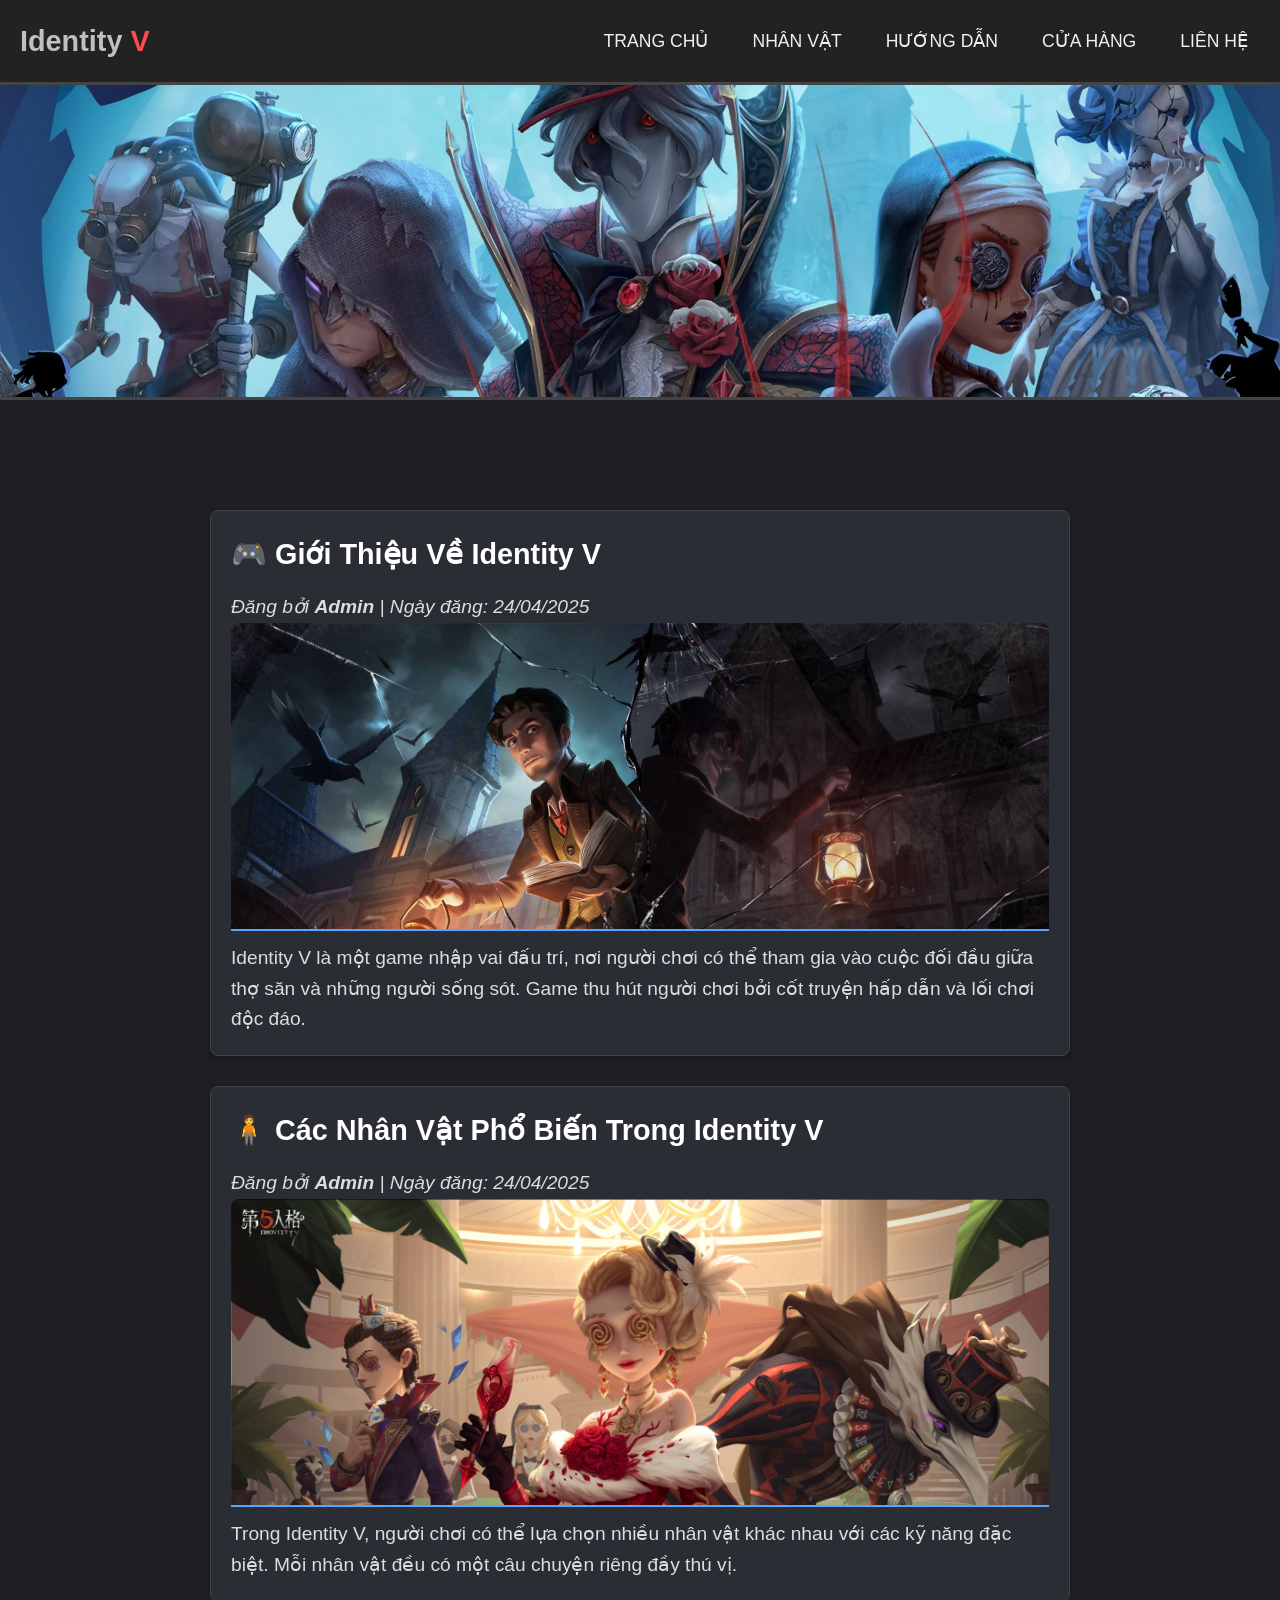
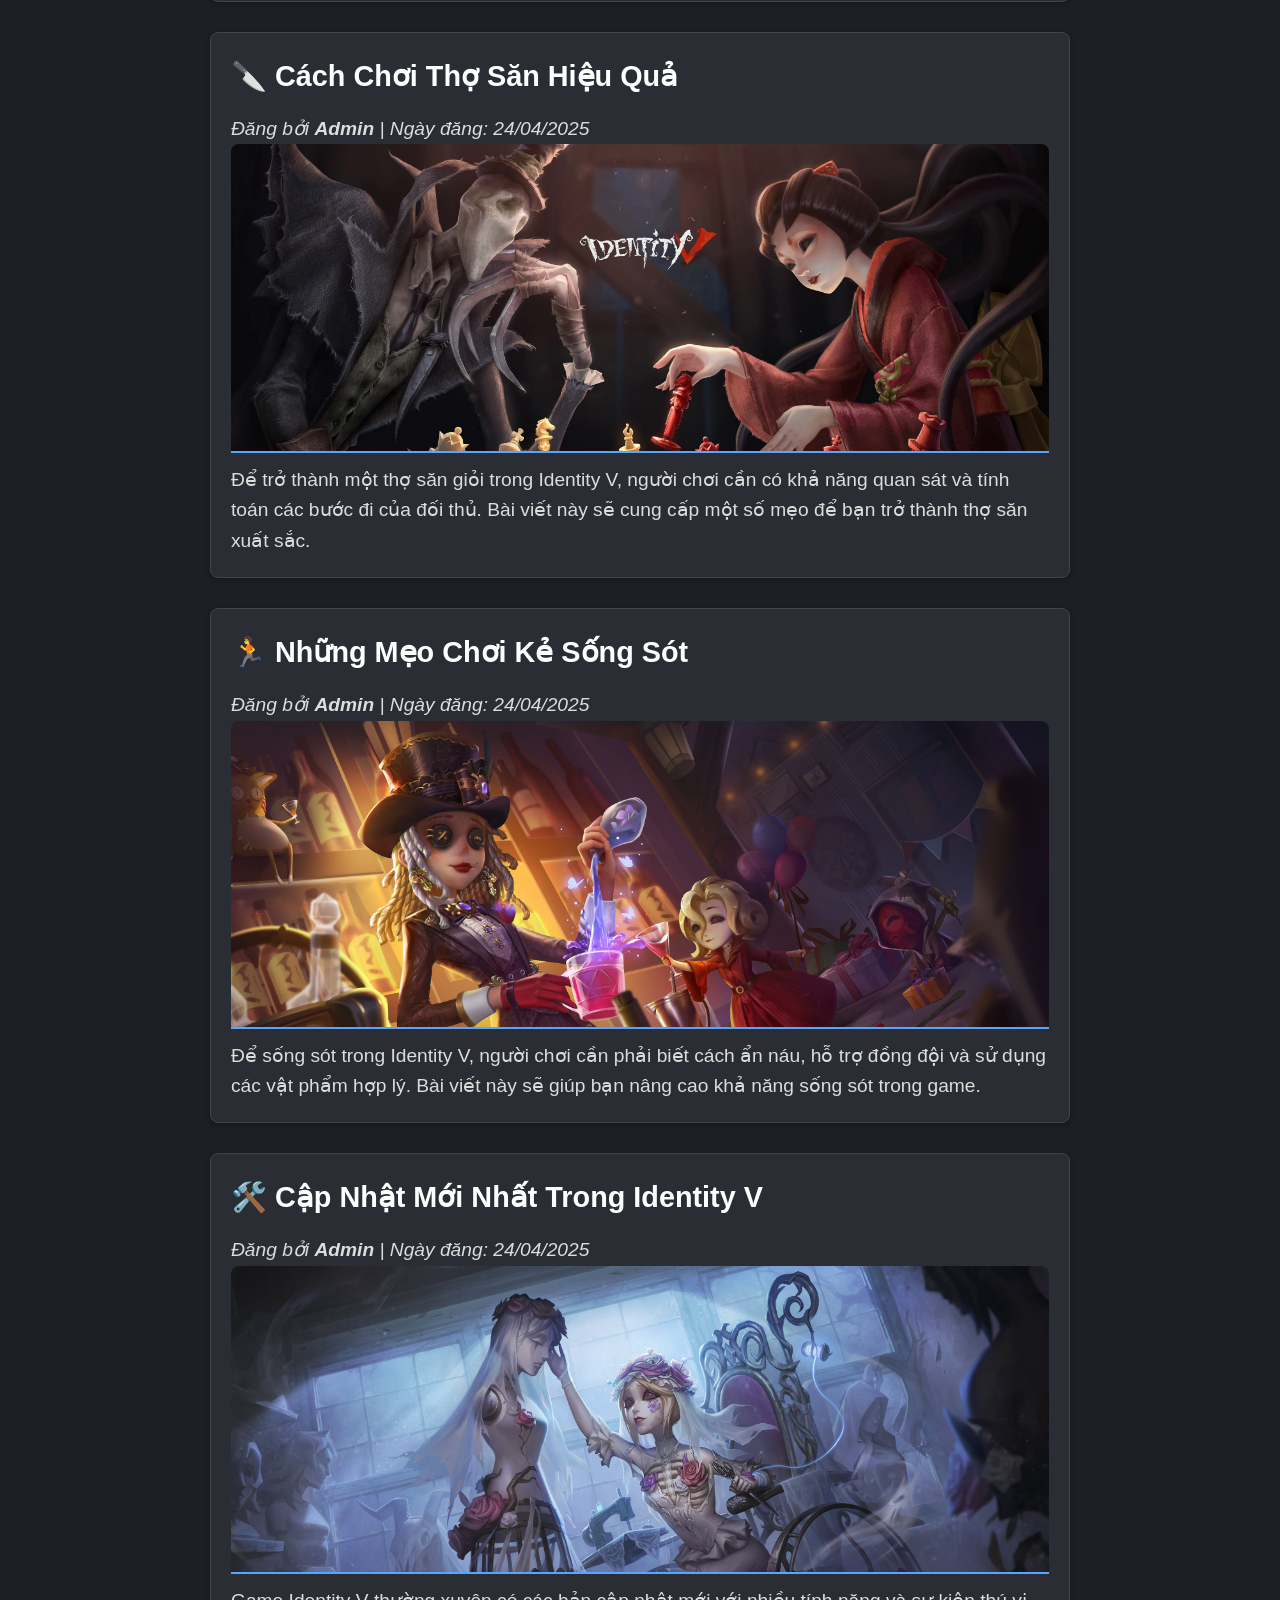
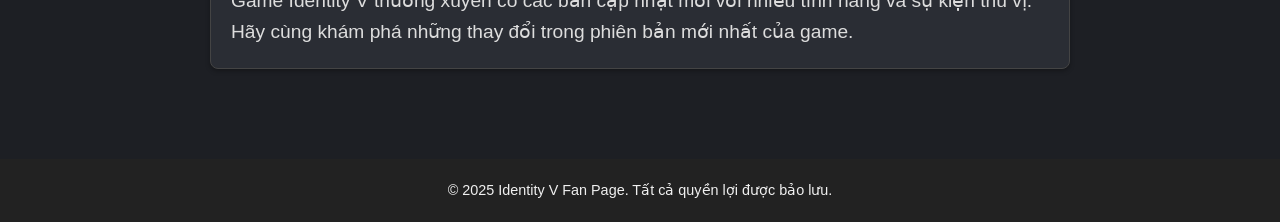
<file: index.html>
﻿<!DOCTYPE html>
<html lang="vi">
<head>
<meta charset="UTF-8">
<meta name="viewport" content="width=device-width, initial-scale=1.0">
<title>Game Identity V</title>
<link rel="stylesheet" href="style.css">
</head>
<body>
    <nav class="nav-menu">
        <h1><span class="silver">Identity</span><span class="red"> V</span></h1>
        <input type="checkbox" id="menu-toggle" class="menu-toggle">
        <label for="menu-toggle" class="menu-icon">
            <span></span>
            <span></span>
            <span></span>
        </label>
        <ul class="nav-list">
            <li><a href="#home">Trang chủ</a></li>
            <li class="dropdown">
                <a href="#characters" class="dropdown-toggle">Nhân vật</a>
                <ul class="dropdown-menu">
                    <li><a href="#character1">KẺ SỐNG SÓT</a></li>
                    <li><a href="#character2">THỢ SĂN</a></li>
                </ul>
            </li>
            <li><a href="#guides">Hướng dẫn</a></li>
            <li><a href="showroom.html">Cửa hàng</a></li>
            <li><a href="#contact">Liên hệ</a></li>
        </ul>
    </nav>

    <header>
        <img src="index.webp" alt="Identity V Banner" class="banner-img">
    </header>

    <section class="content">
        <a href="post1.html">
            <article class="post">

                <header class="article-header">
                    <h2 class="article-title">🎮 Giới thiệu về Identity V</h2>
                    <p class="article-meta">Đăng bởi <strong>Admin</strong> | Ngày đăng: 24/04/2025</p>
                    <img src="Post1 index.jpg" alt="Giới thiệu về Identity V" class="post-image">
                </header>
                <p>Identity V là một game nhập vai đấu trí, nơi người chơi có thể tham gia vào cuộc đối đầu giữa thợ săn và những người sống sót. Game thu hút người chơi bởi cốt truyện hấp dẫn và lối chơi độc đáo.</p>
            </article>
        </a>

        <a href="post2.html">
            <article class="post">
                <header class="article-header">
                    <h2 class="article-title">🧍 Các nhân vật phổ biến trong Identity V</h2>
                    <p class="article-meta">Đăng bởi <strong>Admin</strong> | Ngày đăng: 24/04/2025</p>
                    <img src="Post2 index.jpg" alt="Các nhân vật trong Identity V" class="post-image">
                </header>
                <p>Trong Identity V, người chơi có thể lựa chọn nhiều nhân vật khác nhau với các kỹ năng đặc biệt. Mỗi nhân vật đều có một câu chuyện riêng đầy thú vị.</p>
            </article>
        </a>
        <a href="post3.html">
            <article class="post">
                <header class="article-header">
                    <h2 class="article-title">🔪 Cách chơi thợ săn hiệu quả</h2>
                    <p class="article-meta">Đăng bởi <strong>Admin</strong> | Ngày đăng: 24/04/2025</p>
                    <img src="Post3 index.webp" alt="Cách chơi thợ săn hiệu quả" class="post-image">
                </header>
                <p>Để trở thành một thợ săn giỏi trong Identity V, người chơi cần có khả năng quan sát và tính toán các bước đi của đối thủ. Bài viết này sẽ cung cấp một số mẹo để bạn trở thành thợ săn xuất sắc.</p>
            </article>
        </a>
        <article class="post">
            <header class="article-header">
                <h2 class="article-title">🏃 Những mẹo chơi kẻ sống sót</h2>
                <p class="article-meta">Đăng bởi <strong>Admin</strong> | Ngày đăng: 24/04/2025</p>
                <img src="Post4 index.jpg" alt="Những mẹo chơi sống sót" class="post-image">
            </header>
            <p>Để sống sót trong Identity V, người chơi cần phải biết cách ẩn náu, hỗ trợ đồng đội và sử dụng các vật phẩm hợp lý. Bài viết này sẽ giúp bạn nâng cao khả năng sống sót trong game.</p>
        </article>

        <article class="post">
            <header class="article-header">
                <h2 class="article-title">🛠️ Cập nhật mới nhất trong Identity V</h2>
                <p class="article-meta">Đăng bởi <strong>Admin</strong> | Ngày đăng: 24/04/2025</p>
                <img src="Post5 index.jpg" alt="Cập nhật mới nhất trong Identity V" class="post-image">
            </header>
            <p>Game Identity V thường xuyên có các bản cập nhật mới với nhiều tính năng và sự kiện thú vị. Hãy cùng khám phá những thay đổi trong phiên bản mới nhất của game.</p>
        </article>
    </section>


    <footer>
        <p>© 2025 Identity V Fan Page. Tất cả quyền lợi được bảo lưu.</p>
    </footer>
</body>
</html>
</file>
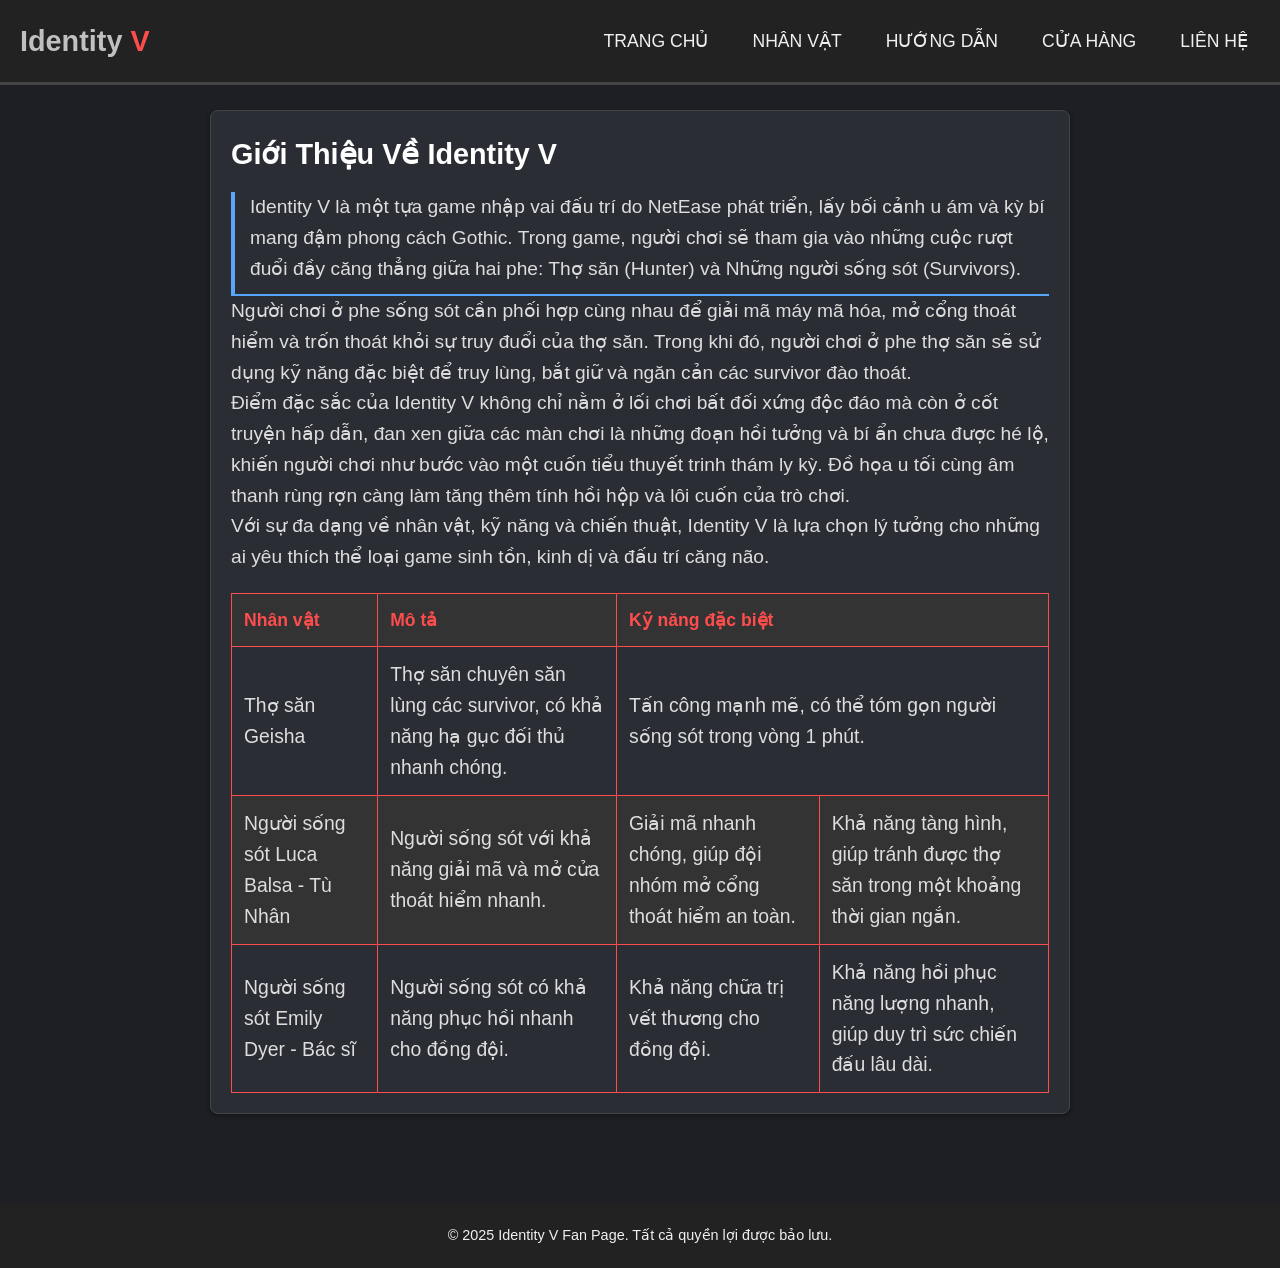
<file: post1.html>
﻿<!DOCTYPE html>
<html lang="vi">
<head>
    <meta charset="UTF-8">
    <meta name="viewport" content="width=device-width, initial-scale=1.0">
    <title>Bài viết 1: Giới thiệu về Identity V</title>
    <link rel="stylesheet" href="style.css">
</head>
<body>
    <nav class="nav-menu">
        <h1><span class="silver">Identity</span><span class="red"> V</span></h1>
        <input type="checkbox" id="menu-toggle" class="menu-toggle">
        <label for="menu-toggle" class="menu-icon">
            <span></span>
            <span></span>
            <span></span>
        </label>
        <ul class="nav-list">
            <li><a href="index.html">Trang chủ</a></li>
            <li class="dropdown">
                <a href="#characters" class="dropdown-toggle">Nhân vật</a>
                <ul class="dropdown-menu">
                    <li><a href="#character1">KẺ SỐNG SÓT</a></li>
                    <li><a href="#character2">THỢ SĂN</a></li>
                </ul>
            </li>
            <li><a href="#guides">Hướng dẫn</a></li>
            <li><a href="showroom.html">Cửa hàng</a></li>
            <li><a href="#contact">Liên hệ</a></li>
        </ul>
    </nav>

    <section class="content">
        <article class="post">
            <h2>Giới thiệu về Identity V</h2>
            <p class="first-paragraph">
                Identity V là một tựa game nhập vai đấu trí do NetEase phát triển, lấy bối cảnh u ám và kỳ bí mang đậm phong cách Gothic.
                Trong game, người chơi sẽ tham gia vào những cuộc rượt đuổi đầy căng thẳng giữa hai phe: Thợ săn (Hunter) và Những người sống sót (Survivors).
            </p>
            <p class="second-paragraph">
                Người chơi ở phe sống sót cần phối hợp cùng nhau để giải mã máy mã hóa, mở cổng thoát hiểm và trốn thoát khỏi sự truy đuổi của thợ săn.
                Trong khi đó, người chơi ở phe thợ săn sẽ sử dụng kỹ năng đặc biệt để truy lùng, bắt giữ và ngăn cản các survivor đào thoát.
            </p>
            <p>
                Điểm đặc sắc của Identity V không chỉ nằm ở lối chơi bất đối xứng độc đáo mà còn ở cốt truyện hấp dẫn, đan xen giữa các màn chơi là những đoạn hồi tưởng và bí ẩn chưa được hé lộ,
                khiến người chơi như bước vào một cuốn tiểu thuyết trinh thám ly kỳ. Đồ họa u tối cùng âm thanh rùng rợn càng làm tăng thêm tính hồi hộp và lôi cuốn của trò chơi.
            </p>
            <p>
                Với sự đa dạng về nhân vật, kỹ năng và chiến thuật, Identity V là lựa chọn lý tưởng cho những ai yêu thích thể loại game sinh tồn, kinh dị và đấu trí căng não.
            </p>
            <table class="word-table">
                <tr>
                    <th>Nhân vật</th>
                    <th>Mô tả</th>
                    <th colspan="2">Kỹ năng đặc biệt</th>
                </tr>
                <tr>
                    <td>Thợ săn Geisha</td>
                    <td>Thợ săn chuyên săn lùng các survivor, có khả năng hạ gục đối thủ nhanh chóng.</td>
                    <td colspan="2">Tấn công mạnh mẽ, có thể tóm gọn người sống sót trong vòng 1 phút.</td>
                </tr>
                <tr>
                    <td>Người sống sót Luca Balsa - Tù Nhân</td>
                    <td>Người sống sót với khả năng giải mã và mở cửa thoát hiểm nhanh.</td>
                    <td>Giải mã nhanh chóng, giúp đội nhóm mở cổng thoát hiểm an toàn.</td>
                    <td>Khả năng tàng hình, giúp tránh được thợ săn trong một khoảng thời gian ngắn.</td>
                </tr>
                <tr>
                    <td>Người sống sót Emily Dyer - Bác sĩ</td>
                    <td>Người sống sót có khả năng phục hồi nhanh cho đồng đội.</td>
                    <td>Khả năng chữa trị vết thương cho đồng đội.</td>
                    <td>Khả năng hồi phục năng lượng nhanh, giúp duy trì sức chiến đấu lâu dài.</td>
                </tr>
            </table>

        </article>
    </section>

    <footer>
        <p>© 2025 Identity V Fan Page. Tất cả quyền lợi được bảo lưu.</p>
    </footer>
</body>
</html>
</file>
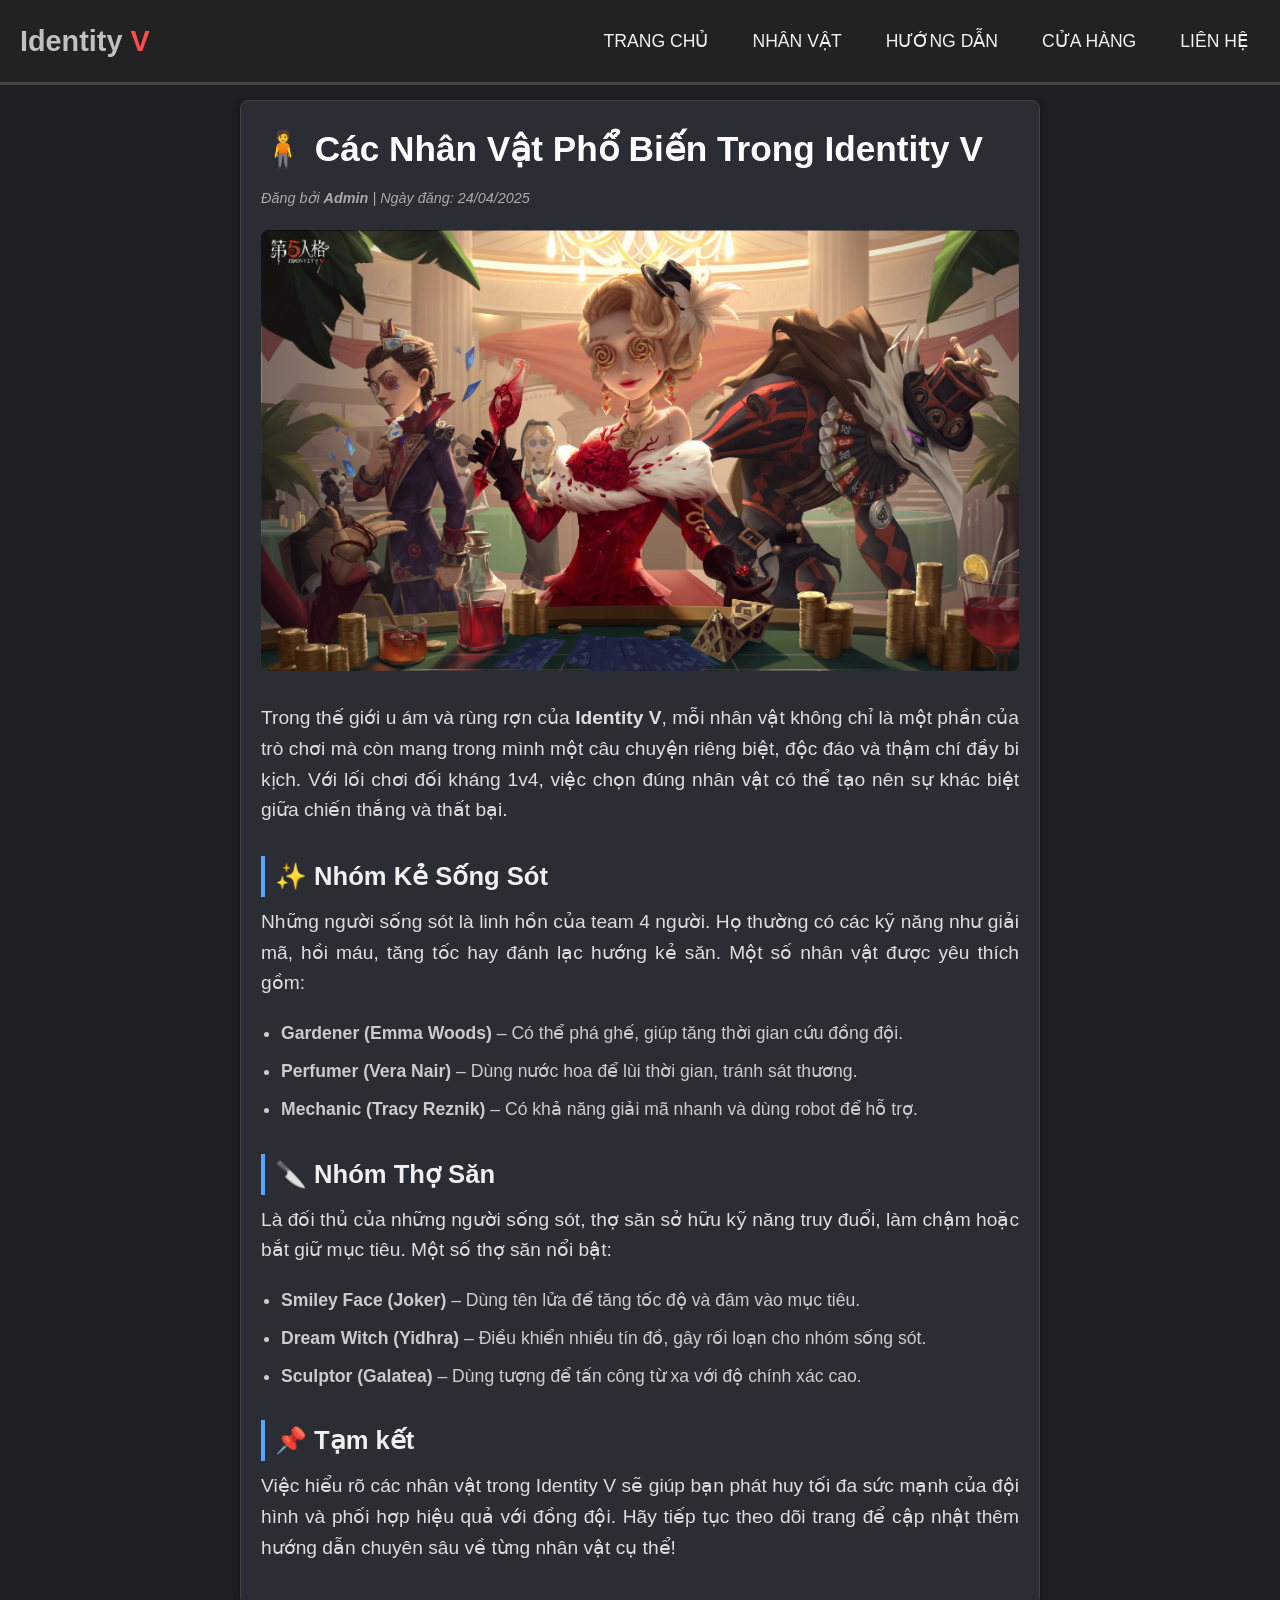
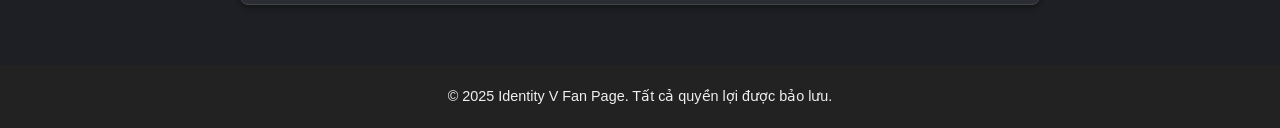
<file: post2.html>
﻿<!DOCTYPE html>
<html lang="vi">
<head>
    <meta charset="UTF-8">
    <meta name="viewport" content="width=device-width, initial-scale=1.0">
    <title>Nhân vật Identity V</title>
    <link rel="stylesheet" href="style.css">
</head>
<body>
    <nav class="nav-menu">
        <h1><span class="silver">Identity</span><span class="red"> V</span></h1>
        <input type="checkbox" id="menu-toggle" class="menu-toggle">
        <label for="menu-toggle" class="menu-icon">
            <span></span>
            <span></span>
            <span></span>
        </label>
        <ul class="nav-list">
            <li><a href="index.html">Trang chủ</a></li>
            <li class="dropdown">
                <a href="#characters" class="dropdown-toggle">Nhân vật</a>
                <ul class="dropdown-menu">
                    <li><a href="#character1">KẺ SỐNG SÓT</a></li>
                    <li><a href="#character2">THỢ SĂN</a></li>
                </ul>
            </li>
            <li><a href="#guides">Hướng dẫn</a></li>
            <li><a href="showroom.html">Cửa hàng</a></li>
            <li><a href="#contact">Liên hệ</a></li>
        </ul>
    </nav>

    <main class="article-container">
        <article class="full-article">
            <h1 class="article-title-large">🧍 Các nhân vật phổ biến trong Identity V</h1>
            <p class="article-meta">Đăng bởi <strong>Admin</strong> | Ngày đăng: 24/04/2025</p>
            <img src="Post2 index.jpg" alt="Các nhân vật trong Identity V" class="article-image">

            <p>
                Trong thế giới u ám và rùng rợn của <strong>Identity V</strong>, mỗi nhân vật không chỉ là một phần của trò chơi mà còn mang trong mình một câu chuyện riêng biệt, độc đáo và thậm chí đầy bi kịch.
                Với lối chơi đối kháng 1v4, việc chọn đúng nhân vật có thể tạo nên sự khác biệt giữa chiến thắng và thất bại.
            </p>

            <h2>✨ Nhóm Kẻ Sống Sót</h2>
            <p>
                Những người sống sót là linh hồn của team 4 người. Họ thường có các kỹ năng như giải mã, hồi máu, tăng tốc hay đánh lạc hướng kẻ săn.
                Một số nhân vật được yêu thích gồm:
            </p>
            <ul>
                <li><strong>Gardener (Emma Woods)</strong> – Có thể phá ghế, giúp tăng thời gian cứu đồng đội.</li>
                <li><strong>Perfumer (Vera Nair)</strong> – Dùng nước hoa để lùi thời gian, tránh sát thương.</li>
                <li><strong>Mechanic (Tracy Reznik)</strong> – Có khả năng giải mã nhanh và dùng robot để hỗ trợ.</li>
            </ul>

            <h2>🔪 Nhóm Thợ Săn</h2>
            <p>
                Là đối thủ của những người sống sót, thợ săn sở hữu kỹ năng truy đuổi, làm chậm hoặc bắt giữ mục tiêu.
                Một số thợ săn nổi bật:
            </p>
            <ul>
                <li><strong>Smiley Face (Joker)</strong> – Dùng tên lửa để tăng tốc độ và đâm vào mục tiêu.</li>
                <li><strong>Dream Witch (Yidhra)</strong> – Điều khiển nhiều tín đồ, gây rối loạn cho nhóm sống sót.</li>
                <li><strong>Sculptor (Galatea)</strong> – Dùng tượng để tấn công từ xa với độ chính xác cao.</li>
            </ul>

            <h2>📌 Tạm kết</h2>
            <p>
                Việc hiểu rõ các nhân vật trong Identity V sẽ giúp bạn phát huy tối đa sức mạnh của đội hình và phối hợp hiệu quả với đồng đội.
                Hãy tiếp tục theo dõi trang để cập nhật thêm hướng dẫn chuyên sâu về từng nhân vật cụ thể!
            </p>
        </article>
    </main>

    <footer>
        <p>© 2025 Identity V Fan Page. Tất cả quyền lợi được bảo lưu.</p>
    </footer>
</body>
</html>
</file>
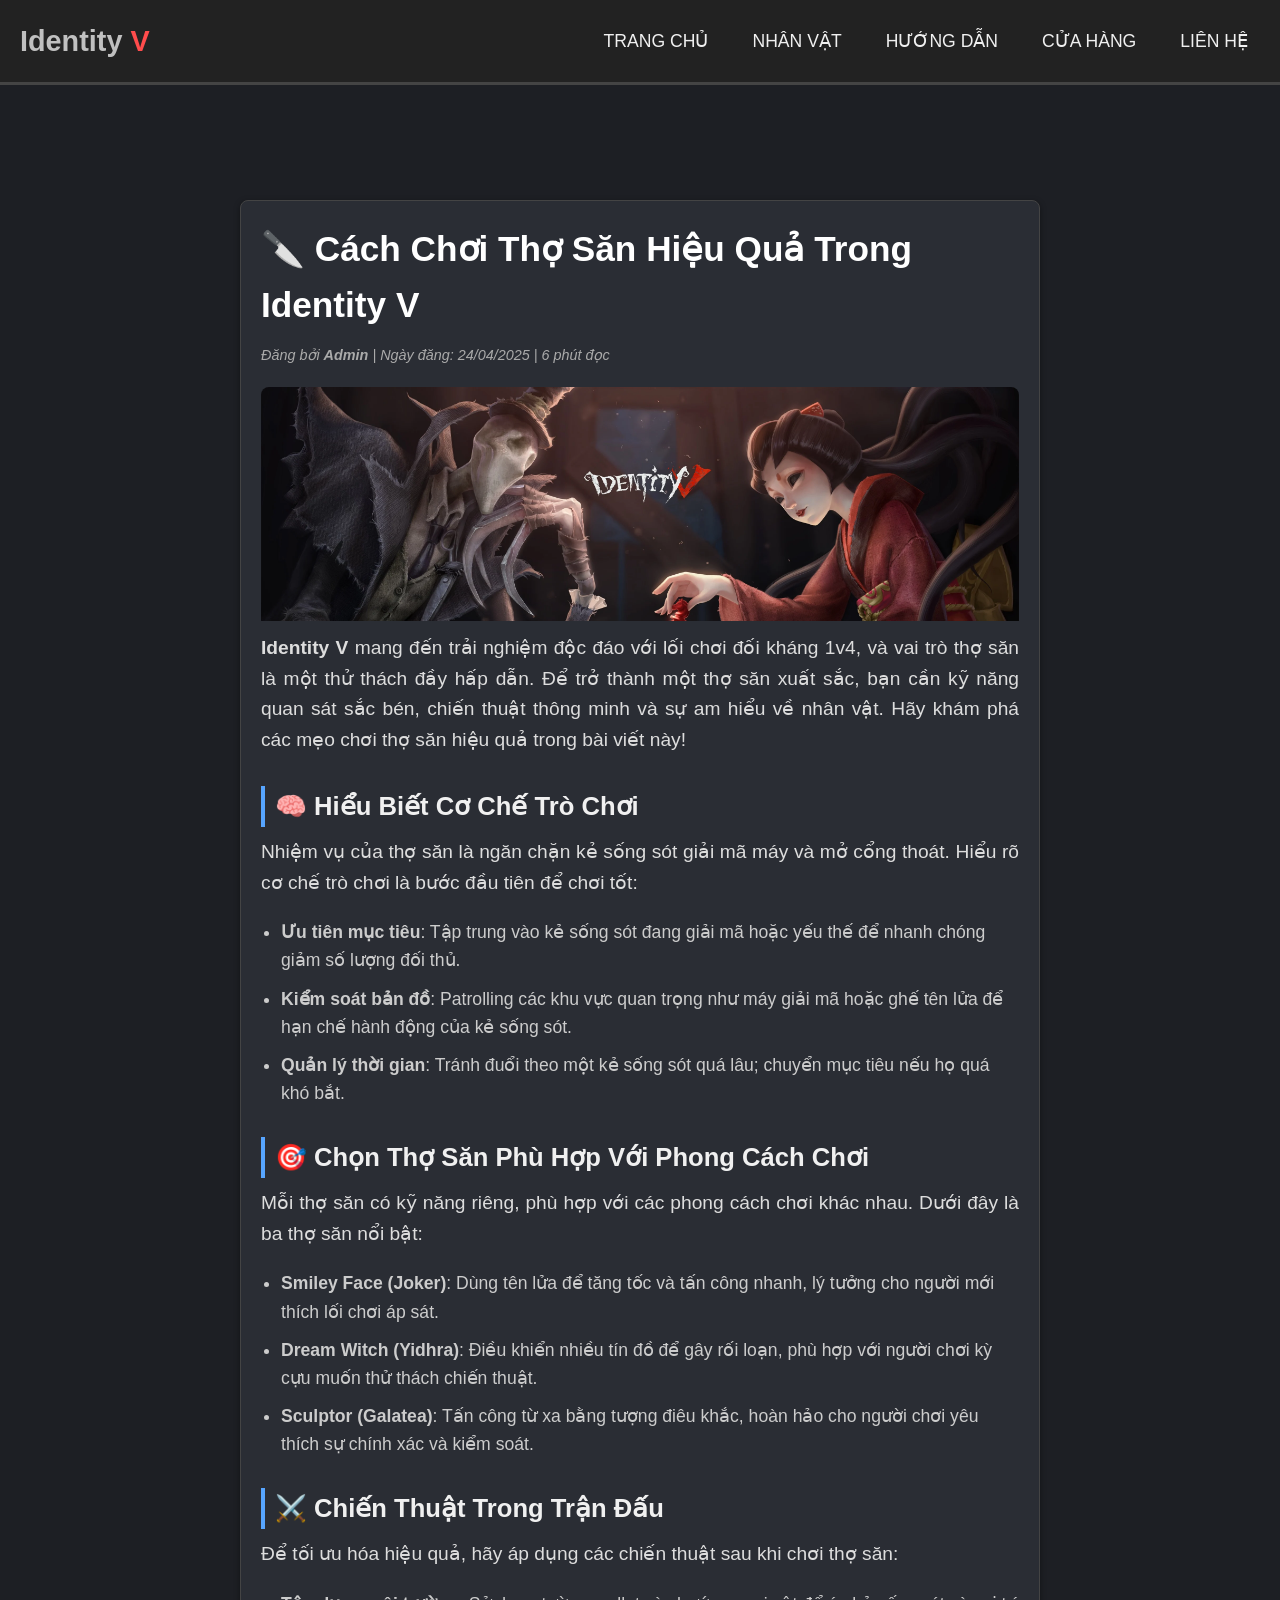
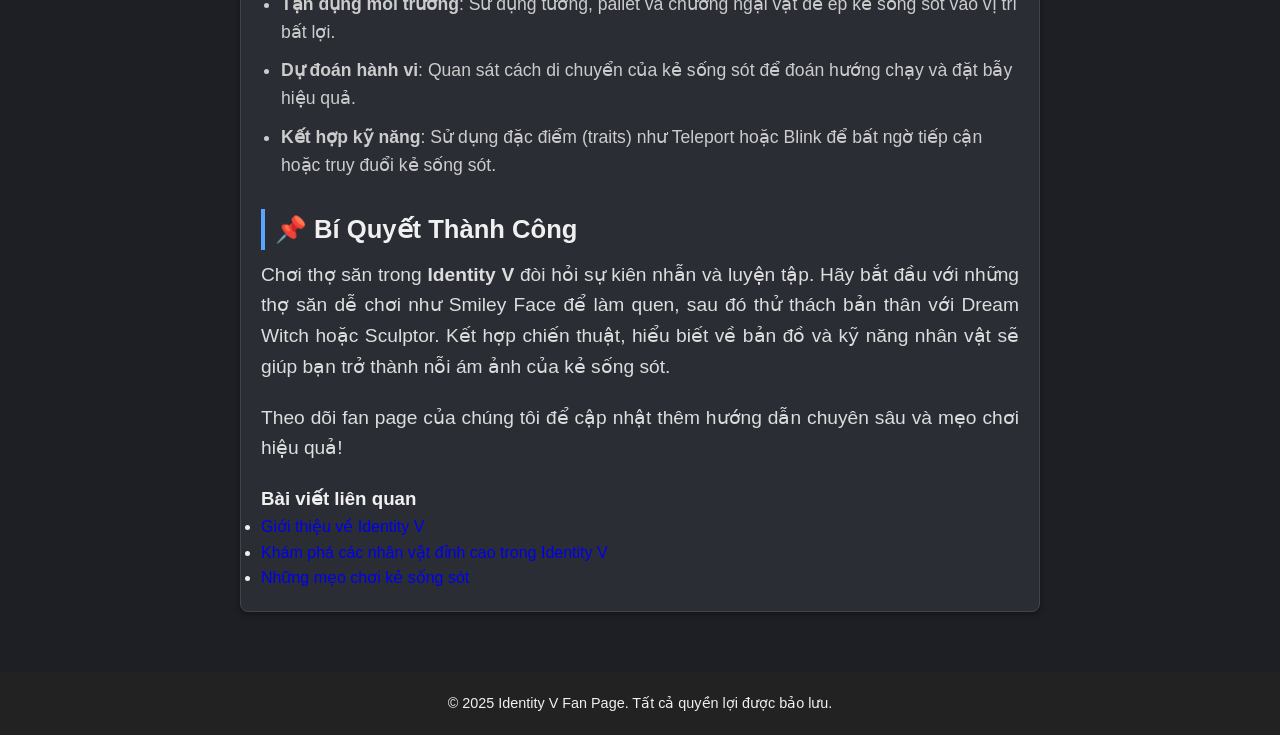
<file: post3.html>
﻿<!DOCTYPE html>
<html lang="vi">
<head>
    <meta charset="UTF-8">
    <meta name="viewport" content="width=device-width, initial-scale=1.0">
    <title>Cách Chơi Thợ Săn Hiệu Quả Trong Identity V</title>
    <link rel="stylesheet" href="style.css">
</head>
<body class="post-3">
    <header class="header">
        <nav class="nav-menu">
            <h1><span class="silver">Identity</span><span class="red"> V</span></h1>
            <input type="checkbox" id="menu-toggle" class="menu-toggle">
            <label for="menu-toggle" class="menu-icon">
                <span></span>
                <span></span>
                <span></span>
            </label>
            <ul class="nav-list">
                <li><a href="index.html">Trang chủ</a></li>
                <li class="dropdown">
                    <a href="#characters" class="dropdown-toggle">Nhân vật</a>
                    <ul class="dropdown-menu">
                        <li><a href="#character1">KẺ SỐNG SÓT</a></li>
                        <li><a href="#character2">THỢ SĂN</a></li>
                    </ul>
                </li>
                <li><a href="#guides">Hướng dẫn</a></li>
                <li><a href="showroom.html">Cửa hàng</a></li>
                <li><a href="#contact">Liên hệ</a></li>
            </ul>
        </nav>
    </header>

    <main class="article-container">
        <article class="full-article">
            <header class="article-header">
                <h1 class="article-title-large">🔪 Cách Chơi Thợ Săn Hiệu Quả Trong Identity V</h1>
                <p class="article-meta">Đăng bởi <strong>Admin</strong> | Ngày đăng: 24/04/2025 | 6 phút đọc</p>
                <figure class="article-image-container">
                    <img src="Post3 index.webp" alt="Cách chơi thợ săn hiệu quả" class="article-image">
                    <figcaption>Thợ săn trong Identity V đòi hỏi chiến thuật và sự tinh tế.</figcaption>
                </figure>
            </header>
            <section class="article-content">
                <p class="lead">
                    <strong>Identity V</strong> mang đến trải nghiệm độc đáo với lối chơi đối kháng 1v4, và vai trò thợ săn là một thử thách đầy hấp dẫn. Để trở thành một thợ săn xuất sắc, bạn cần kỹ năng quan sát sắc bén, chiến thuật thông minh và sự am hiểu về nhân vật. Hãy khám phá các mẹo chơi thợ săn hiệu quả trong bài viết này!
                </p>

                <h2>🧠 Hiểu Biết Cơ Chế Trò Chơi</h2>
                <p>
                    Nhiệm vụ của thợ săn là ngăn chặn kẻ sống sót giải mã máy và mở cổng thoát. Hiểu rõ cơ chế trò chơi là bước đầu tiên để chơi tốt:
                </p>
                <ul class="character-list">
                    <li><strong>Ưu tiên mục tiêu</strong>: Tập trung vào kẻ sống sót đang giải mã hoặc yếu thế để nhanh chóng giảm số lượng đối thủ.</li>
                    <li><strong>Kiểm soát bản đồ</strong>: Patrolling các khu vực quan trọng như máy giải mã hoặc ghế tên lửa để hạn chế hành động của kẻ sống sót.</li>
                    <li><strong>Quản lý thời gian</strong>: Tránh đuổi theo một kẻ sống sót quá lâu; chuyển mục tiêu nếu họ quá khó bắt.</li>
                </ul>

                <h2>🎯 Chọn Thợ Săn Phù Hợp Với Phong Cách Chơi</h2>
                <p>
                    Mỗi thợ săn có kỹ năng riêng, phù hợp với các phong cách chơi khác nhau. Dưới đây là ba thợ săn nổi bật:
                </p>
                <ul class="character-list">
                    <li>
                        <strong>Smiley Face (Joker)</strong>: Dùng tên lửa để tăng tốc và tấn công nhanh, lý tưởng cho người mới thích lối chơi áp sát.
                    </li>
                    <li>
                        <strong>Dream Witch (Yidhra)</strong>: Điều khiển nhiều tín đồ để gây rối loạn, phù hợp với người chơi kỳ cựu muốn thử thách chiến thuật.
                    </li>
                    <li>
                        <strong>Sculptor (Galatea)</strong>: Tấn công từ xa bằng tượng điêu khắc, hoàn hảo cho người chơi yêu thích sự chính xác và kiểm soát.
                    </li>
                </ul>

                <h2>⚔️ Chiến Thuật Trong Trận Đấu</h2>
                <p>
                    Để tối ưu hóa hiệu quả, hãy áp dụng các chiến thuật sau khi chơi thợ săn:
                </p>
                <ul class="character-list">
                    <li><strong>Tận dụng môi trường</strong>: Sử dụng tường, pallet và chướng ngại vật để ép kẻ sống sót vào vị trí bất lợi.</li>
                    <li><strong>Dự đoán hành vi</strong>: Quan sát cách di chuyển của kẻ sống sót để đoán hướng chạy và đặt bẫy hiệu quả.</li>
                    <li><strong>Kết hợp kỹ năng</strong>: Sử dụng đặc điểm (traits) như Teleport hoặc Blink để bất ngờ tiếp cận hoặc truy đuổi kẻ sống sót.</li>
                </ul>

                <h2>📌 Bí Quyết Thành Công</h2>
                <p>
                    Chơi thợ săn trong <strong>Identity V</strong> đòi hỏi sự kiên nhẫn và luyện tập. Hãy bắt đầu với những thợ săn dễ chơi như Smiley Face để làm quen, sau đó thử thách bản thân với Dream Witch hoặc Sculptor. Kết hợp chiến thuật, hiểu biết về bản đồ và kỹ năng nhân vật sẽ giúp bạn trở thành nỗi ám ảnh của kẻ sống sót.
                </p>
                <p>
                    Theo dõi fan page của chúng tôi để cập nhật thêm hướng dẫn chuyên sâu và mẹo chơi hiệu quả!
                </p>
            </section>
        </article>

        <aside class="related-articles">
            <h3>Bài viết liên quan</h3>
            <ul>
                <li><a href="post1.html">Giới thiệu về Identity V</a></li>
                <li><a href="post2.html">Khám phá các nhân vật đỉnh cao trong Identity V</a></li>
                <li><a href="#guide4">Những mẹo chơi kẻ sống sót</a></li>
            </ul>
        </aside>
    </main>

    <footer class="footer">
        <p>© 2025 Identity V Fan Page. Tất cả quyền lợi được bảo lưu.</p>
    </footer>
</body>
</html>
</file>
<file: style.css>
﻿* {
    margin: 0;
    padding: 0;
    box-sizing: border-box;
}

body {
    font-family: 'Segoe UI', sans-serif;
    background-color: #1d1f24;
    color: #f0f0f0;
    line-height: 1.6;
}

.silver {
    color: #c0c0c0;
}

.red {
    color: #ff4c4c;
}

.nav-menu {
    background-color: #222;
    padding: 18px 20px;
    border-bottom: 3px solid #444;
    display: flex;
    align-items: center;
    position: fixed;
    z-index: 2;
    top: 0;
    width: 100%;
    justify-content: space-between;
}

    .nav-menu h1 {
        font-size: 1.8em;
    }

.nav-list {
    list-style: none;
    display: flex;
    gap: 20px;
}

    .nav-list li {
        display: inline-block;
    }

        .nav-list li a {
            color: #f0f0f0;
            font-size: 1.1em;
            text-transform: uppercase;
            padding: 10px 12px;
            border-radius: 4px;
            transition: background-color 0.3s;
        }

            .nav-list li a:hover {
                background-color: #444;
                text-decoration: none;
            }

a {
    text-decoration: none;
}

.dropdown {
    position: relative;
}

.dropdown-menu {
    display: none;
    position: absolute;
    top: 100%;
    left: 0;
    background-color: #333;
    min-width: 150px;
    border-radius: 4px;
    box-shadow: 0 2px 5px rgba(0, 0, 0, 0.3);
    z-index: 10;
    opacity: 0;
    transform: translateY(-5px);
    transition: opacity 0.3s ease, transform 0.3s ease;
}

.dropdown:hover .dropdown-menu {
    display: block;
    opacity: 1;
    transform: translateY(0);
}

.dropdown-menu li {
    list-style: none;
}

    .dropdown-menu li a {
        display: block;
        color: #f0f0f0;
        padding: 10px 15px;
        font-size: 1em;
        text-decoration: none;
        transition: background-color 0.3s;
    }

        .dropdown-menu li a:hover {
            background-color: #444;
        }

.nav-list li.dropdown a.dropdown-toggle {
    padding: 10px 12px;
}

.menu-toggle {
    display: none;
}

.menu-icon {
    display: none;
    flex-direction: column;
    justify-content: space-between;
    width: 30px;
    height: 20px;
    cursor: pointer;
}

    .menu-icon span {
        background-color: #f0f0f0;
        height: 3px;
        width: 100%;
        border-radius: 2px;
        transition: all 0.3s ease;
    }

header {
    position: relative;
    height: 400px;
    overflow: hidden;
    border-bottom: 3px solid #444;
}

.banner-img {
    width: 100%;
    height: 100%;
    object-fit: cover;
    display: block;
    position: absolute;
    top: 0;
    left: 0;
}

.content {
    padding: 20px;
    margin-top: 80px;
    max-width: 900px;
    margin-left: auto;
    margin-right: auto;
    padding-top: 30px;
}

.post {
    background-color: #2a2d34;
    border: 1px solid #444;
    margin-bottom: 30px;
    padding: 20px;
    border-radius: 8px;
    box-shadow: 0 2px 5px rgba(0, 0, 0, 0.3);
    transition: background-color 0.3s, border-color 0.3s;
}

    .post:hover {
        background-color: #333;
        border-color: #666;
        cursor: pointer;
    }

    .post h2 {
        color: #fff;
        font-size: 1.8em;
        margin-bottom: 15px;
        text-transform: capitalize;
    }

    .post p {
        font-size: 1.2em;
        color: #ddd;
    }

    .post img.post-image {
        width: 100%;
        height: auto;
        border-radius: 8px;
        margin-bottom: 15px;
    }

footer {
    background-color: #222;
    color: #f0f0f0;
    text-align: center;
    padding: 20px 10px;
    font-size: 0.9em;
    margin-top: 40px;
    position: relative;
}

h1, h2 {
    font-family: 'Segoe UI', sans-serif;
}

.post p.first-paragraph {
    border-left: 4px solid #57a5ff;
    border-bottom: 2px solid #57a5ff;
    padding-left: 15px;
    padding-bottom: 10px;
}

.post p.second-paragraph {
    border: none;
}

.word-table {
    width: 100%;
    border-collapse: collapse;
    margin-top: 20px;
    background-color: #1f2125;
    color: #f0f0f0;
    font-size: 1.1em;
}

    .word-table th,
    .word-table td {
        border: 1px solid #ff4c4c;
        padding: 12px;
        text-align: left;
    }

    .word-table th {
        background-color: #333;
        color: #ff4c4c;
        font-weight: bold;
    }

    .word-table tr:nth-child(even) {
        background-color: #2a2d34;
    }

    .word-table tr:nth-child(odd) {
        background-color: #333;
    }

    .word-table tr:hover {
        background-color: #444;
        transition: background-color 0.3s;
    }

    .word-table td {
        font-size: 1.1em;
        color: #ddd;
    }

.article-header {
    border-bottom: 2px solid #57a5ff;
    margin-bottom: 12px;
    padding-bottom: 10px;
}

.article-title {
    font-size: 2em;
    color: #e63946;
    font-weight: bold;
    font-family: 'Segoe UI', sans-serif;
    margin-bottom: 5px;
}

.article-meta {
    font-size: 0.9em;
    color: #888;
    font-style: italic;
}

.article-container {
    max-width: 800px;
    margin: 100px auto 60px;
    padding: 20px;
    background-color: #2a2d34;
    border: 1px solid #444;
    border-radius: 8px;
    box-shadow: 0 2px 6px rgba(0, 0, 0, 0.4);
}

.full-article h1.article-title-large {
    font-size: 2.2em;
    color: #fff;
    margin-bottom: 10px;
    text-transform: capitalize;
}

.full-article .article-meta {
    font-size: 0.9em;
    color: #aaa;
    margin-bottom: 20px;
}

.full-article .article-image {
    width: 100%;
    height: auto;
    border-radius: 8px;
    margin-bottom: 25px;
}

.full-article p {
    font-size: 1.2em;
    color: #ddd;
    margin-bottom: 20px;
    text-align: justify;
}

.full-article h2 {
    font-size: 1.6em;
    color: #f0f0f0;
    margin-top: 30px;
    margin-bottom: 10px;
    border-left: 4px solid #57a5ff;
    padding-left: 10px;
}

.full-article ul {
    margin-left: 20px;
    margin-bottom: 20px;
}

    .full-article ul li {
        margin-bottom: 10px;
        font-size: 1.1em;
        color: #ccc;
    }

body.post-3 header {
    border-bottom: none;
}

body.post-3 .article-container {
    margin: -200px auto 60px;
}

.showroom-content {
    max-width: 1200px;
    margin-left: auto;
    margin-right: auto;
}

.section-title {
    font-size: 2.5em;
    color: #f0f0f0;
    text-align: center;
    margin-bottom: 50px;
    text-transform: uppercase;
}

.product-grid {
    display: grid;
    grid-template-columns: repeat(auto-fit, minmax(250px, 1fr));
    gap: 20px;
}

.product-item {
    background-color: #2a2d34;
    border: 1px solid #444;
    border-radius: 8px;
    padding: 15px;
    text-align: center;
    transition: transform 0.3s, box-shadow 0.3s;
}

    .product-item:hover {
        transform: translateY(-5px);
        box-shadow: 0 4px 10px rgba(0, 0, 0, 0.5);
        background-color: #444;
        text-decoration: none;
    }

.product-image {
    width: 100%;
    height: 200px;
    object-fit: cover;
    border-radius: 8px;
    margin-bottom: 10px;
}

.product-title {
    font-size: 1.4em;
    color: #fff;
    margin-bottom: 10px;
}

.product-price {
    font-size: 1.2em;
    color: #ff4c4c;
    margin-bottom: 15px;
}

.product-button {
    display: inline-block;
    background-color: #57a5ff;
    color: #fff;
    padding: 10px 20px;
    border-radius: 4px;
    text-transform: uppercase;
    transition: background-color 0.3s;
}

    .product-button:hover {
        background-color: #4682b4;
        text-decoration: none;
    }

@media (max-width: 768px) {
    .nav-menu {
        flex-direction: column;
        align-items: flex-start;
        padding: 12px 15px;
    }

        .nav-menu h1 {
            font-size: 1.5em;
            margin-bottom: 10px;
        }

    .menu-toggle {
        display: none;
    }

    .menu-icon {
        display: flex;
        position: absolute;
        right: 15px;
        top: 20px;
    }

    .nav-list {
        display: none;
        flex-direction: column;
        width: 100%;
        background-color: #222;
        position: absolute;
        top: 100%;
        left: 0;
        z-index: 10;
        padding: 10px 0;
    }

    .menu-toggle:checked ~ .nav-list {
        display: flex;
    }

    .nav-list li {
        width: 100%;
        text-align: center;
    }

        .nav-list li a {
            display: block;
            padding: 10px;
            font-size: 1em;
            color: #f0f0f0;
            border-radius: 4px;
        }

            .nav-list li a:hover {
                background-color: #444;
            }

    .dropdown {
        position: relative;
        width: 100%;
    }

    .dropdown-menu {
        position: static;
        width: 100%;
        background-color: #2a2d34;
        box-shadow: none;
        border-radius: 0;
        transform: none;
        opacity: 1;
        display: none;
        padding: 0;
    }

    .dropdown:hover .dropdown-menu,
    .dropdown:active .dropdown-menu {
        display: block;
    }

    .dropdown-menu li a {
        padding: 8px 15px;
        font-size: 0.95em;
        color: #ddd;
        text-transform: none;
    }

        .dropdown-menu li a:hover {
            background-color: #444;
        }

    header {
        height: 250px;
    }

    .content,
    .article-container,
    .showroom-content {
        padding: 15px;
        margin-top: 60px;
    }

    .post {
        padding: 15px;
        margin-bottom: 20px;
    }

        .post h2,
        .article-title,
        .full-article h1.article-title-large {
            font-size: 1.5em;
        }

        .post p,
        .full-article p,
        .full-article ul li {
            font-size: 1em;
        }

        .post img.post-image {
            margin-bottom: 10px;
        }

    body.post-3 .article-container {
        margin-top: 0px;
    }

    body.post-3 header {
        height: 350px;
        padding: 0; 
        margin-top: 0px;
        z-index: 10;
    }

    .article-meta {
        font-size: 0.8em;
    }

    .word-table th,
    .word-table td {
        font-size: 0.95em;
        padding: 8px;
    }

    .showroom-content {
        padding: 0 50px;
    }

    .section-title {
        font-size: 1.8em;
        margin-bottom: 30px;
    }

    .product-grid {
        grid-template-columns: 1fr;
    }

    .product-item {
        padding: 10px;
    }

    .product-image {
        height: 300px;
    }

    .product-title {
        font-size: 1.2em;
    }

    .product-price {
        font-size: 1em;
    }

    .product-button {
        padding: 8px 15px;
        font-size: 0.9em;
    }

    footer {
        padding: 15px 10px;
        font-size: 0.8em;
    }
}
</file>
